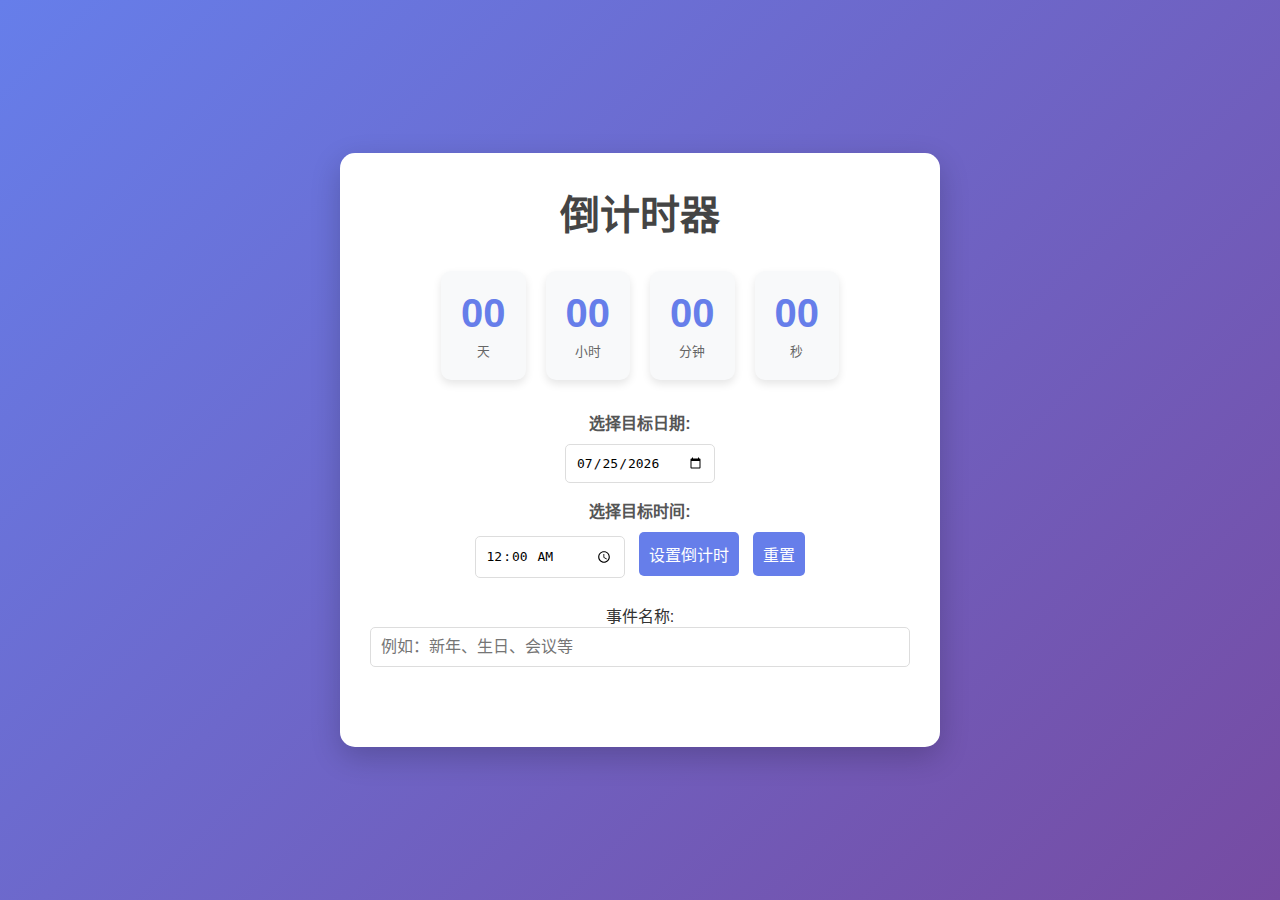
<file: index.html>
<!DOCTYPE html>
<html lang="zh-CN">
<head>
    <meta charset="UTF-8">
    <meta name="viewport" content="width=device-width, initial-scale=1.0">
    <title>倒计时应用</title>
    <link rel="stylesheet" href="styles.css">
</head>
<body>
    <div class="container">
        <h1>倒计时器</h1>
        <div class="countdown-display">
            <div class="time-unit">
                <span id="days">00</span>
                <small>天</small>
            </div>
            <div class="time-unit">
                <span id="hours">00</span>
                <small>小时</small>
            </div>
            <div class="time-unit">
                <span id="minutes">00</span>
                <small>分钟</small>
            </div>
            <div class="time-unit">
                <span id="seconds">00</span>
                <small>秒</small>
            </div>
        </div>
        
        <div class="controls">
            <label for="target-date">选择目标日期:</label>
            <input type="date" id="target-date">
            
            <label for="target-time">选择目标时间:</label>
            <input type="time" id="target-time">
            
            <button id="set-countdown">设置倒计时</button>
            <button id="reset-countdown">重置</button>
        </div>
        
        <div class="event-name">
            <label for="event-name">事件名称:</label>
            <input type="text" id="event-name" placeholder="例如：新年、生日、会议等">
        </div>
        
        <div id="event-title" class="event-title"></div>
    </div>
    
    <script src="script.js"></script>
</body>
</html>
</file>
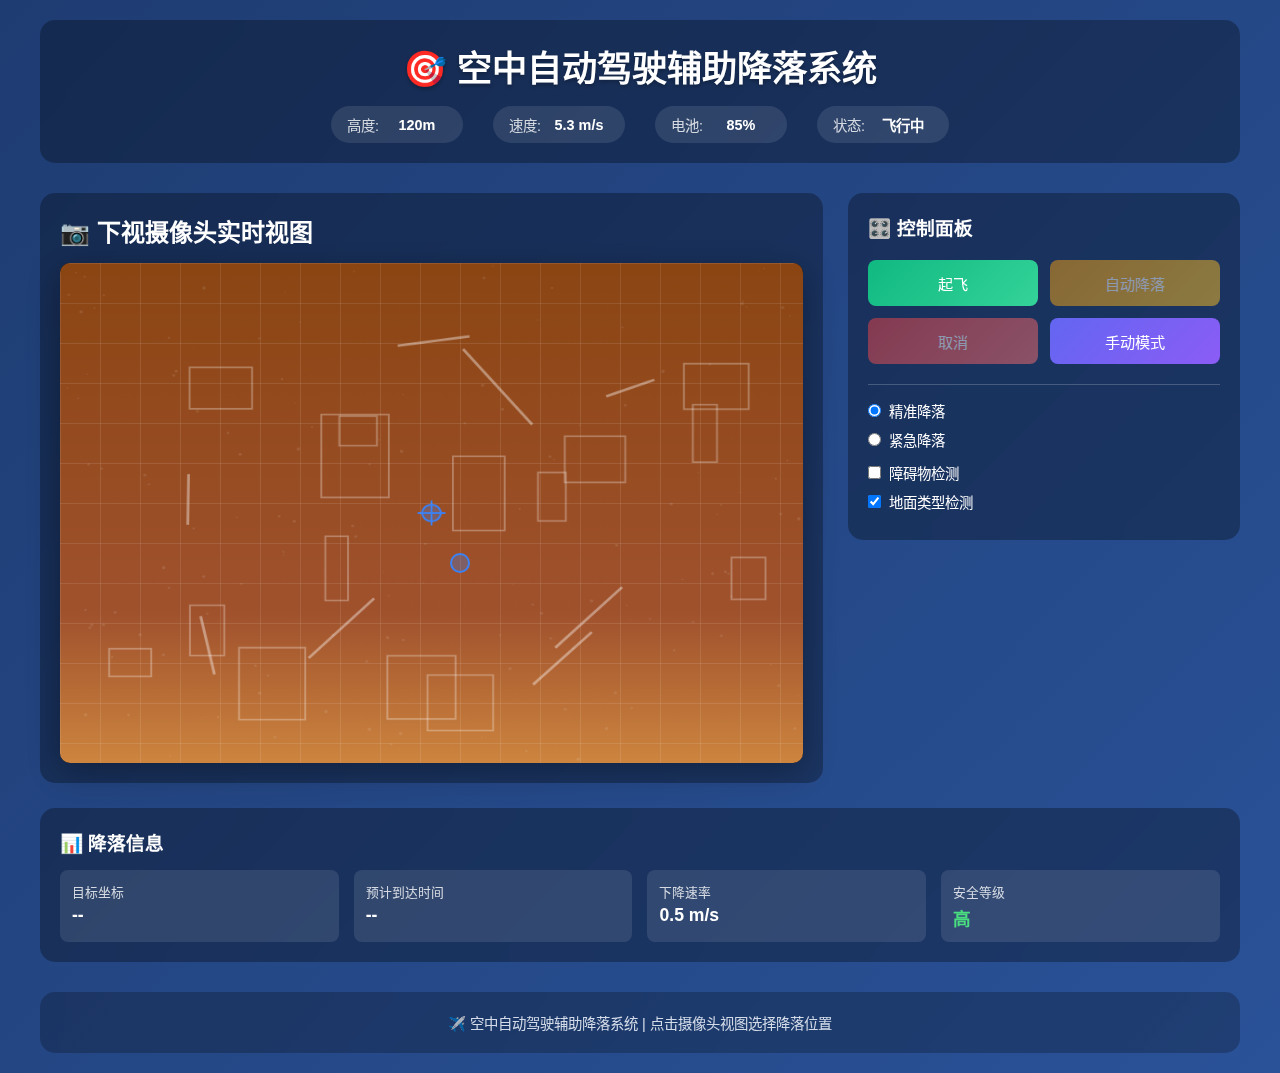
<file: landing_assist/index.html>
<!DOCTYPE html>
<html lang="zh-CN">
<head>
    <meta charset="UTF-8">
    <meta name="viewport" content="width=device-width, initial-scale=1.0">
    <title>空中自动驾驶辅助降落系统</title>
    <link rel="stylesheet" href="style.css">
</head>
<body>
    <div class="container">
        <header class="header">
            <h1>🎯 空中自动驾驶辅助降落系统</h1>
            <div class="status-bar">
                <div class="status-item">
                    <span class="status-label">高度:</span>
                    <span id="altitude" class="status-value">120m</span>
                </div>
                <div class="status-item">
                    <span class="status-label">速度:</span>
                    <span id="speed" class="status-value">5.2 m/s</span>
                </div>
                <div class="status-item">
                    <span class="status-label">电池:</span>
                    <span id="battery" class="status-value">85%</span>
                </div>
                <div class="status-item">
                    <span class="status-label">状态:</span>
                    <span id="flight-status" class="status-value status-active">飞行中</span>
                </div>
            </div>
        </header>

        <main class="main-content">
            <!-- 摄像头视图区域 -->
            <section class="camera-view-section">
                <h2>📷 下视摄像头实时视图</h2>
                <div class="camera-container">
                    <div id="camera-overlay" class="camera-overlay">
                        <div id="grid-overlay" class="grid-overlay"></div>
                        <div id="landing-target" class="landing-target hidden">
                            <div class="target-circle"></div>
                            <div class="target-crosshair"></div>
                            <div class="target-info">
                                <div class="target-coords" id="target-coords">点击选择降落点</div>
                                <div class="target-distance" id="target-distance">距离: --m</div>
                            </div>
                        </div>
                        <div id="current-position" class="current-position">
                            <div class="position-indicator"></div>
                        </div>
                    </div>
                    <canvas id="cameraCanvas" width="800" height="600"></canvas>
                </div>
            </section>

            <!-- 控制面板 -->
            <section class="control-panel">
                <div class="panel-header">
                    <h3>🎛️ 控制面板</h3>
                </div>
                <div class="control-buttons">
                    <button id="takeoff-btn" class="control-btn btn-takeoff">起飞</button>
                    <button id="land-btn" class="control-btn btn-land" disabled>自动降落</button>
                    <button id="cancel-btn" class="control-btn btn-cancel" disabled>取消</button>
                    <button id="manual-btn" class="control-btn btn-manual">手动模式</button>
                </div>
                <div class="landing-options">
                    <div class="option-group">
                        <label>
                            <input type="radio" name="landing-mode" value="precision" checked> 精准降落
                        </label>
                        <label>
                            <input type="radio" name="landing-mode" value="emergency"> 紧急降落
                        </label>
                    </div>
                    <div class="option-group">
                        <label>
                            <input type="checkbox" id="obstacle-check"> 障碍物检测
                        </label>
                        <label>
                            <input type="checkbox" id="ground-check" checked> 地面类型检测
                        </label>
                    </div>
                </div>
            </section>

            <!-- 降落信息面板 -->
            <section class="landing-info">
                <h3>📊 降落信息</h3>
                <div class="info-grid">
                    <div class="info-item">
                        <div class="info-label">目标坐标</div>
                        <div id="info-coords" class="info-value">--</div>
                    </div>
                    <div class="info-item">
                        <div class="info-label">预计到达时间</div>
                        <div id="info-eta" class="info-value">--</div>
                    </div>
                    <div class="info-item">
                        <div class="info-label">下降速率</div>
                        <div id="info-descent" class="info-value">0.5 m/s</div>
                    </div>
                    <div class="info-item">
                        <div class="info-label">安全等级</div>
                        <div id="info-safety" class="info-value safety-high">高</div>
                    </div>
                </div>
            </section>
        </main>

        <footer class="footer">
            <p>✈️ 空中自动驾驶辅助降落系统 | 点击摄像头视图选择降落位置</p>
        </footer>
    </div>

    <script src="script.js"></script>
</body>
</html>
</file>
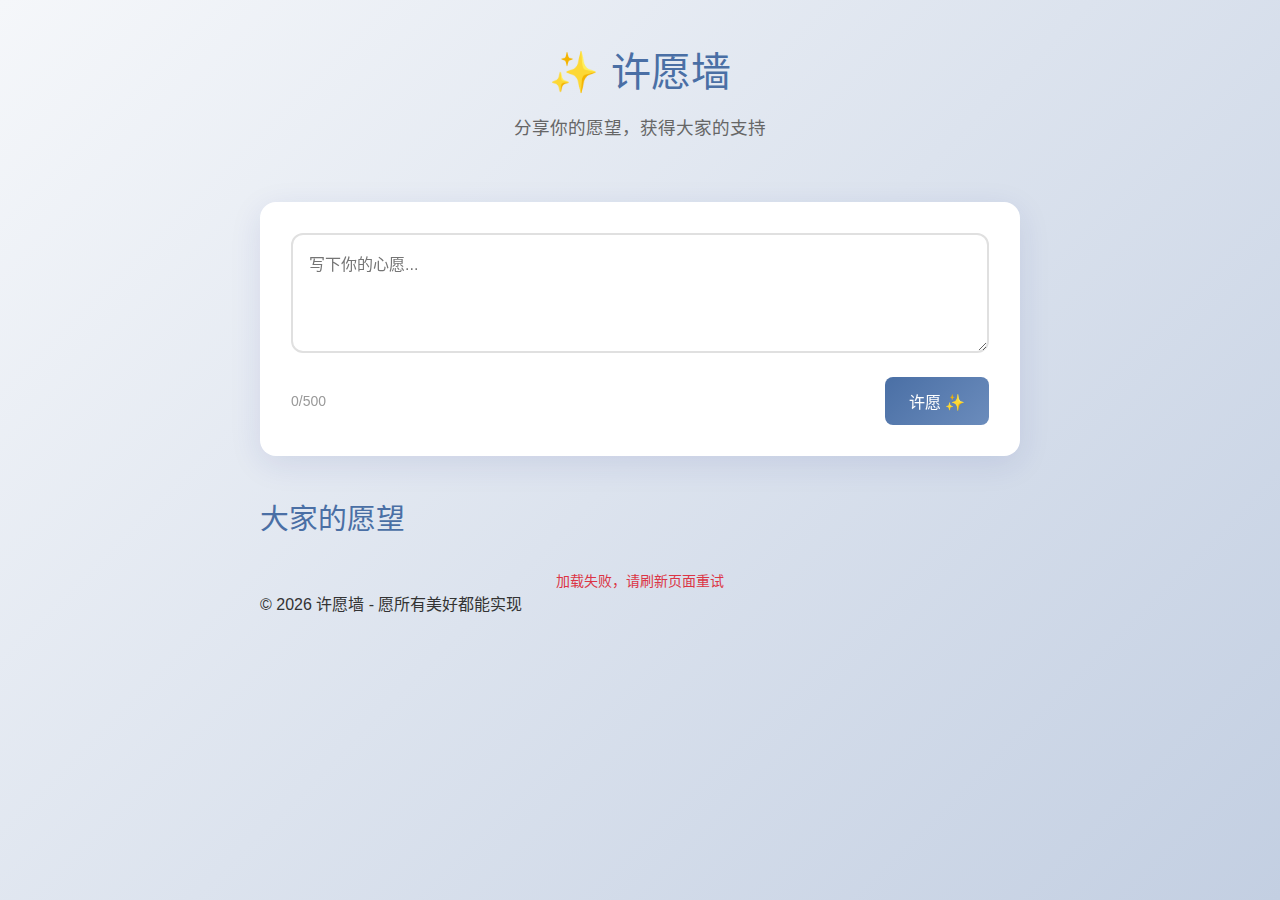
<file: wish_app/index.html>
<!DOCTYPE html>
<html lang="zh-CN">
<head>
    <meta charset="UTF-8">
    <meta name="viewport" content="width=device-width, initial-scale=1.0">
    <title>许愿墙 - 简约现代风</title>
    <link rel="stylesheet" href="style.css">
</head>
<body>
    <div class="container">
        <header class="header">
            <h1>✨ 许愿墙</h1>
            <p>分享你的愿望，获得大家的支持</p>
        </header>

        <main class="main-content">
            <!-- 许愿表单 -->
            <section class="wish-form-section">
                <div class="form-wrapper">
                    <textarea 
                        id="wishInput" 
                        placeholder="写下你的心愿..." 
                        maxlength="500"
                    ></textarea>
                    <div class="form-footer">
                        <span id="charCount">0/500</span>
                        <button id="submitWish" class="submit-btn">许愿 ✨</button>
                    </div>
                </div>
            </section>

            <!-- 愿望列表 -->
            <section class="wishes-section">
                <h2>大家的愿望</h2>
                <div id="wishesContainer" class="wishes-container">
                    <!-- 愿望卡片将在这里动态加载 -->
                    <div class="loading">加载中...</div>
                </div>
            </section>
        </main>

        <footer class="footer">
            <p>© 2026 许愿墙 - 愿所有美好都能实现</p>
        </footer>
    </div>

    <script src="script.js"></script>
</body>
</html>
</file>
<file: styles.css>
* {
    margin: 0;
    padding: 0;
    box-sizing: border-box;
}

body {
    font-family: 'Arial', sans-serif;
    background: linear-gradient(135deg, #667eea 0%, #764ba2 100%);
    min-height: 100vh;
    display: flex;
    align-items: center;
    justify-content: center;
    color: #333;
}

.container {
    background: white;
    border-radius: 15px;
    box-shadow: 0 10px 30px rgba(0, 0, 0, 0.2);
    padding: 30px;
    width: 90%;
    max-width: 600px;
    text-align: center;
}

h1 {
    margin-bottom: 30px;
    color: #444;
    font-size: 2.5em;
}

.countdown-display {
    display: flex;
    justify-content: center;
    gap: 20px;
    margin-bottom: 30px;
    flex-wrap: wrap;
}

.time-unit {
    background: #f8f9fa;
    border-radius: 10px;
    padding: 20px;
    min-width: 80px;
    box-shadow: 0 4px 8px rgba(0, 0, 0, 0.1);
}

.time-unit span {
    display: block;
    font-size: 2.5em;
    font-weight: bold;
    color: #667eea;
}

.time-unit small {
    display: block;
    font-size: 0.8em;
    color: #666;
    margin-top: 5px;
}

.controls {
    margin-bottom: 20px;
}

.controls label {
    display: block;
    margin: 10px 0 5px;
    font-weight: bold;
    color: #555;
}

.controls input, .controls button {
    margin: 5px;
    padding: 10px;
    border: 1px solid #ddd;
    border-radius: 5px;
    font-size: 1em;
}

.controls input {
    width: 150px;
}

.controls button {
    background: #667eea;
    color: white;
    border: none;
    cursor: pointer;
    transition: background 0.3s;
}

.controls button:hover {
    background: #5a6fd8;
}

.event-name {
    margin: 20px 0;
}

.event-name input {
    width: 100%;
    padding: 10px;
    border: 1px solid #ddd;
    border-radius: 5px;
    font-size: 1em;
}

.event-title {
    margin-top: 20px;
    font-size: 1.5em;
    font-weight: bold;
    color: #667eea;
    min-height: 30px;
}

@media (max-width: 600px) {
    .time-unit {
        min-width: 60px;
        padding: 15px;
    }
    
    .time-unit span {
        font-size: 2em;
    }
    
    .container {
        padding: 20px;
    }
}
</file>
<file: landing_assist/style.css>
/* 空中自动驾驶辅助降落系统样式 */
* {
    margin: 0;
    padding: 0;
    box-sizing: border-box;
}

body {
    font-family: -apple-system, BlinkMacSystemFont, 'Segoe UI', 'Roboto', 'Helvetica Neue', Arial, sans-serif;
    background: linear-gradient(135deg, #1e3c72 0%, #2a5298 100%);
    color: white;
    min-height: 100vh;
    padding: 20px;
}

.container {
    max-width: 1200px;
    margin: 0 auto;
}

.header {
    text-align: center;
    margin-bottom: 30px;
    padding: 20px;
    background: rgba(0, 0, 0, 0.3);
    border-radius: 15px;
    backdrop-filter: blur(10px);
}

.header h1 {
    font-size: 2.2rem;
    margin-bottom: 15px;
    color: #fff;
    text-shadow: 0 2px 4px rgba(0,0,0,0.3);
}

.status-bar {
    display: flex;
    justify-content: center;
    gap: 30px;
    flex-wrap: wrap;
}

.status-item {
    display: flex;
    align-items: center;
    gap: 8px;
    background: rgba(255, 255, 255, 0.1);
    padding: 8px 16px;
    border-radius: 20px;
    font-size: 0.9rem;
}

.status-label {
    font-weight: 500;
    opacity: 0.8;
}

.status-value {
    font-weight: 600;
    min-width: 60px;
    text-align: center;
}

.status-active {
    color: #4ade80;
}

.status-warning {
    color: #fbbf24;
}

.status-danger {
    color: #f87171;
}

.main-content {
    display: grid;
    grid-template-columns: 2fr 1fr;
    gap: 25px;
    margin-bottom: 30px;
}

/* 摄像头视图区域 */
.camera-view-section {
    background: rgba(0, 0, 0, 0.3);
    border-radius: 15px;
    padding: 20px;
    backdrop-filter: blur(10px);
}

.camera-view-section h2 {
    margin-bottom: 15px;
    color: #fff;
    display: flex;
    align-items: center;
    gap: 10px;
}

.camera-container {
    position: relative;
    width: 100%;
    height: 500px;
    background: #000;
    border-radius: 10px;
    overflow: hidden;
    box-shadow: 0 8px 32px rgba(0, 0, 0, 0.3);
}

#cameraCanvas {
    width: 100%;
    height: 100%;
    display: block;
}

.camera-overlay {
    position: absolute;
    top: 0;
    left: 0;
    width: 100%;
    height: 100%;
    pointer-events: none;
    z-index: 10;
}

.grid-overlay {
    position: absolute;
    top: 0;
    left: 0;
    width: 100%;
    height: 100%;
    background-image: 
        linear-gradient(rgba(255,255,255,0.1) 1px, transparent 1px),
        linear-gradient(90deg, rgba(255,255,255,0.1) 1px, transparent 1px);
    background-size: 40px 40px;
}

.landing-target {
    position: absolute;
    transform: translate(-50%, -50%);
    pointer-events: none;
}

.landing-target.hidden {
    display: none;
}

.target-circle {
    width: 60px;
    height: 60px;
    border: 3px solid #4ade80;
    border-radius: 50%;
    position: relative;
    animation: pulse 2s infinite;
}

.target-circle::before,
.target-circle::after {
    content: '';
    position: absolute;
    background: #4ade80;
}

.target-circle::before {
    width: 6px;
    height: 100%;
    left: 50%;
    transform: translateX(-50%);
}

.target-circle::after {
    width: 100%;
    height: 6px;
    top: 50%;
    transform: translateY(-50%);
}

.target-info {
    position: absolute;
    top: -60px;
    left: 50%;
    transform: translateX(-50%);
    background: rgba(0, 0, 0, 0.8);
    color: white;
    padding: 8px 12px;
    border-radius: 8px;
    font-size: 0.9rem;
    white-space: nowrap;
    pointer-events: none;
}

.target-info::before {
    content: '';
    position: absolute;
    top: 100%;
    left: 50%;
    transform: translateX(-50%);
    border: 6px solid transparent;
    border-top-color: rgba(0, 0, 0, 0.8);
}

.current-position {
    position: absolute;
    transform: translate(-50%, -50%);
    pointer-events: none;
}

.position-indicator {
    width: 20px;
    height: 20px;
    border: 2px solid #3b82f6;
    border-radius: 50%;
    background: rgba(59, 130, 246, 0.3);
    animation: blink 1s infinite;
}

@keyframes pulse {
    0% { box-shadow: 0 0 0 0 rgba(74, 222, 128, 0.7); }
    70% { box-shadow: 0 0 0 15px rgba(74, 222, 128, 0); }
    100% { box-shadow: 0 0 0 0 rgba(74, 222, 128, 0); }
}

@keyframes blink {
    0%, 100% { opacity: 1; }
    50% { opacity: 0.5; }
}

/* 控制面板 */
.control-panel {
    background: rgba(0, 0, 0, 0.3);
    border-radius: 15px;
    padding: 20px;
    backdrop-filter: blur(10px);
    height: fit-content;
}

.panel-header h3 {
    margin-bottom: 20px;
    color: #fff;
    display: flex;
    align-items: center;
    gap: 10px;
}

.control-buttons {
    display: grid;
    grid-template-columns: 1fr 1fr;
    gap: 12px;
    margin-bottom: 20px;
}

.control-btn {
    padding: 12px;
    border: none;
    border-radius: 8px;
    font-size: 0.95rem;
    font-weight: 500;
    cursor: pointer;
    transition: all 0.3s ease;
    display: flex;
    align-items: center;
    justify-content: center;
    gap: 8px;
}

.control-btn:disabled {
    opacity: 0.5;
    cursor: not-allowed;
}

.control-btn:not(:disabled):hover {
    transform: translateY(-2px);
    box-shadow: 0 4px 12px rgba(0, 0, 0, 0.3);
}

.btn-takeoff {
    background: linear-gradient(135deg, #10b981, #34d399);
    color: white;
}

.btn-land {
    background: linear-gradient(135deg, #f59e0b, #fbbf24);
    color: white;
}

.btn-cancel {
    background: linear-gradient(135deg, #ef4444, #f87171);
    color: white;
}

.btn-manual {
    background: linear-gradient(135deg, #6366f1, #8b5cf6);
    color: white;
}

.landing-options {
    border-top: 1px solid rgba(255, 255, 255, 0.2);
    padding-top: 15px;
}

.option-group {
    margin-bottom: 12px;
}

.option-group:last-child {
    margin-bottom: 0;
}

.option-group label {
    display: flex;
    align-items: center;
    gap: 8px;
    margin-bottom: 8px;
    cursor: pointer;
    font-size: 0.9rem;
}

/* 降落信息面板 */
.landing-info {
    background: rgba(0, 0, 0, 0.3);
    border-radius: 15px;
    padding: 20px;
    backdrop-filter: blur(10px);
    grid-column: span 2;
}

.landing-info h3 {
    margin-bottom: 15px;
    color: #fff;
    display: flex;
    align-items: center;
    gap: 10px;
}

.info-grid {
    display: grid;
    grid-template-columns: repeat(auto-fit, minmax(200px, 1fr));
    gap: 15px;
}

.info-item {
    background: rgba(255, 255, 255, 0.1);
    padding: 12px;
    border-radius: 8px;
}

.info-label {
    font-size: 0.8rem;
    opacity: 0.8;
    margin-bottom: 4px;
}

.info-value {
    font-weight: 600;
    font-size: 1.1rem;
}

.safety-high {
    color: #4ade80;
}

.safety-medium {
    color: #fbbf24;
}

.safety-low {
    color: #f87171;
}

.footer {
    text-align: center;
    padding: 20px;
    background: rgba(0, 0, 0, 0.3);
    border-radius: 15px;
    backdrop-filter: blur(10px);
    font-size: 0.9rem;
    opacity: 0.8;
}

/* 响应式设计 */
@media (max-width: 1024px) {
    .main-content {
        grid-template-columns: 1fr;
    }
    
    .camera-container {
        height: 400px;
    }
    
    .control-buttons {
        grid-template-columns: repeat(4, 1fr);
    }
}

@media (max-width: 768px) {
    .status-bar {
        flex-direction: column;
        gap: 8px;
    }
    
    .control-buttons {
        grid-template-columns: repeat(2, 1fr);
    }
    
    .camera-container {
        height: 300px;
    }
}

/* 动画效果 */
.fade-in {
    animation: fadeIn 0.5s ease-in;
}

@keyframes fadeIn {
    from { opacity: 0; transform: translateY(20px); }
    to { opacity: 1; transform: translateY(0); }
}

.highlight {
    animation: highlight 0.5s ease;
}

@keyframes highlight {
    0% { box-shadow: 0 0 0 0 rgba(74, 222, 128, 0.5); }
    100% { box-shadow: 0 0 20px 10px rgba(74, 222, 128, 0); }
}
</file>
<file: wish_app/style.css>
/* 现代简约风格的CSS */
* {
    margin: 0;
    padding: 0;
    box-sizing: border-box;
}

body {
    font-family: -apple-system, BlinkMacSystemFont, 'Segoe UI', 'PingFang SC', 'Hiragino Sans GB', 'Microsoft YaHei', sans-serif;
    line-height: 1.6;
    color: #333;
    background: linear-gradient(135deg, #f5f7fa 0%, #c3cfe2 100%);
    min-height: 100vh;
}

.container {
    max-width: 800px;
    margin: 0 auto;
    padding: 20px;
}

.header {
    text-align: center;
    margin-bottom: 40px;
    padding: 20px 0;
}

.header h1 {
    font-size: 2.5rem;
    color: #4a6fa5;
    margin-bottom: 10px;
    font-weight: 300;
}

.header p {
    color: #666;
    font-size: 1.1rem;
}

/* 表单区域 */
.wish-form-section {
    background: white;
    border-radius: 16px;
    padding: 30px;
    margin-bottom: 40px;
    box-shadow: 0 8px 32px rgba(31, 38, 135, 0.1);
    backdrop-filter: blur(4px);
    border: 1px solid rgba(255, 255, 255, 0.18);
}

.form-wrapper textarea {
    width: 100%;
    height: 120px;
    padding: 16px;
    border: 2px solid #e0e0e0;
    border-radius: 12px;
    font-size: 16px;
    resize: vertical;
    transition: border-color 0.3s ease;
    font-family: inherit;
}

.form-wrapper textarea:focus {
    outline: none;
    border-color: #4a6fa5;
    box-shadow: 0 0 0 3px rgba(74, 111, 165, 0.1);
}

.form-footer {
    display: flex;
    justify-content: space-between;
    align-items: center;
    margin-top: 16px;
}

#charCount {
    color: #999;
    font-size: 14px;
}

.submit-btn {
    background: linear-gradient(135deg, #4a6fa5 0%, #6b8cbc 100%);
    color: white;
    border: none;
    padding: 12px 24px;
    border-radius: 8px;
    font-size: 16px;
    cursor: pointer;
    transition: transform 0.2s ease, box-shadow 0.2s ease;
}

.submit-btn:hover {
    transform: translateY(-2px);
    box-shadow: 0 4px 12px rgba(74, 111, 165, 0.3);
}

.submit-btn:active {
    transform: translateY(0);
}

.submit-btn:disabled {
    background: #ccc;
    cursor: not-allowed;
    transform: none;
}

/* 愿望列表 */
.wishes-section h2 {
    font-size: 1.8rem;
    color: #4a6fa5;
    margin-bottom: 20px;
    font-weight: 300;
}

.wishes-container {
    display: grid;
    gap: 20px;
}

.loading {
    text-align: center;
    padding: 40px;
    color: #666;
    font-size: 18px;
}

.wish-card {
    background: white;
    border-radius: 16px;
    padding: 24px;
    box-shadow: 0 4px 20px rgba(31, 38, 135, 0.1);
    transition: transform 0.3s ease, box-shadow 0.3s ease;
    position: relative;
    overflow: hidden;
}

.wish-card::before {
    content: '';
    position: absolute;
    top: 0;
    left: 0;
    right: 0;
    height: 4px;
    background: linear-gradient(90deg, #4a6fa5, #6b8cbc);
    opacity: 0.8;
}

.wish-card:hover {
    transform: translateY(-4px);
    box-shadow: 0 8px 30px rgba(31, 38, 135, 0.15);
}

.wish-content {
    margin-bottom: 16px;
    line-height: 1.7;
    color: #444;
    font-size: 16px;
}

.wish-meta {
    display: flex;
    justify-content: space-between;
    align-items: center;
    border-top: 1px solid #f0f0f0;
    padding-top: 16px;
    color: #888;
    font-size: 14px;
}

.like-section {
    display: flex;
    align-items: center;
    gap: 8px;
}

.like-btn {
    background: #f8f9fa;
    border: 1px solid #e0e0e0;
    border-radius: 20px;
    padding: 8px 16px;
    cursor: pointer;
    display: flex;
    align-items: center;
    gap: 6px;
    transition: all 0.3s ease;
    font-size: 14px;
}

.like-btn:hover {
    background: #e9ecef;
    border-color: #dee2e6;
}

.like-btn.liked {
    background: #fff3cd;
    border-color: #ffeaa7;
    color: #856404;
}

.like-btn.liked:hover {
    background: #ffeaa7;
    border-color: #ffd479;
}

.like-icon {
    font-size: 16px;
}

.like-count {
    font-weight: 500;
}

/* 响应式设计 */
@media (max-width: 768px) {
    .container {
        padding: 10px;
    }
    
    .header h1 {
        font-size: 2rem;
    }
    
    .wish-form-section {
        padding: 20px;
    }
    
    .form-footer {
        flex-direction: column;
        gap: 12px;
        align-items: stretch;
    }
    
    .wish-card {
        padding: 20px;
    }
    
    .wish-meta {
        flex-direction: column;
        align-items: flex-start;
        gap: 12px;
    }
    
    .like-section {
        align-self: flex-end;
    }
}

/* 动画效果 */
@keyframes fadeIn {
    from {
        opacity: 0;
        transform: translateY(20px);
    }
    to {
        opacity: 1;
        transform: translateY(0);
    }
}

.wish-card {
    animation: fadeIn 0.6s ease-out;
}

/* 错误提示 */
.error-message {
    color: #dc3545;
    font-size: 14px;
    margin-top: 8px;
    text-align: center;
}

.success-message {
    color: #28a745;
    font-size: 14px;
    margin-top: 8px;
    text-align: center;
}

.message {
    padding: 12px;
    border-radius: 8px;
    margin: 16px 0;
    text-align: center;
}

.message.error {
    background: #f8d7da;
    color: #721c24;
    border: 1px solid #f5c6cb;
}

.message.success {
    background: #d4edda;
    color: #155724;
    border: 1px solid #c3e6cb;
}
</file>
